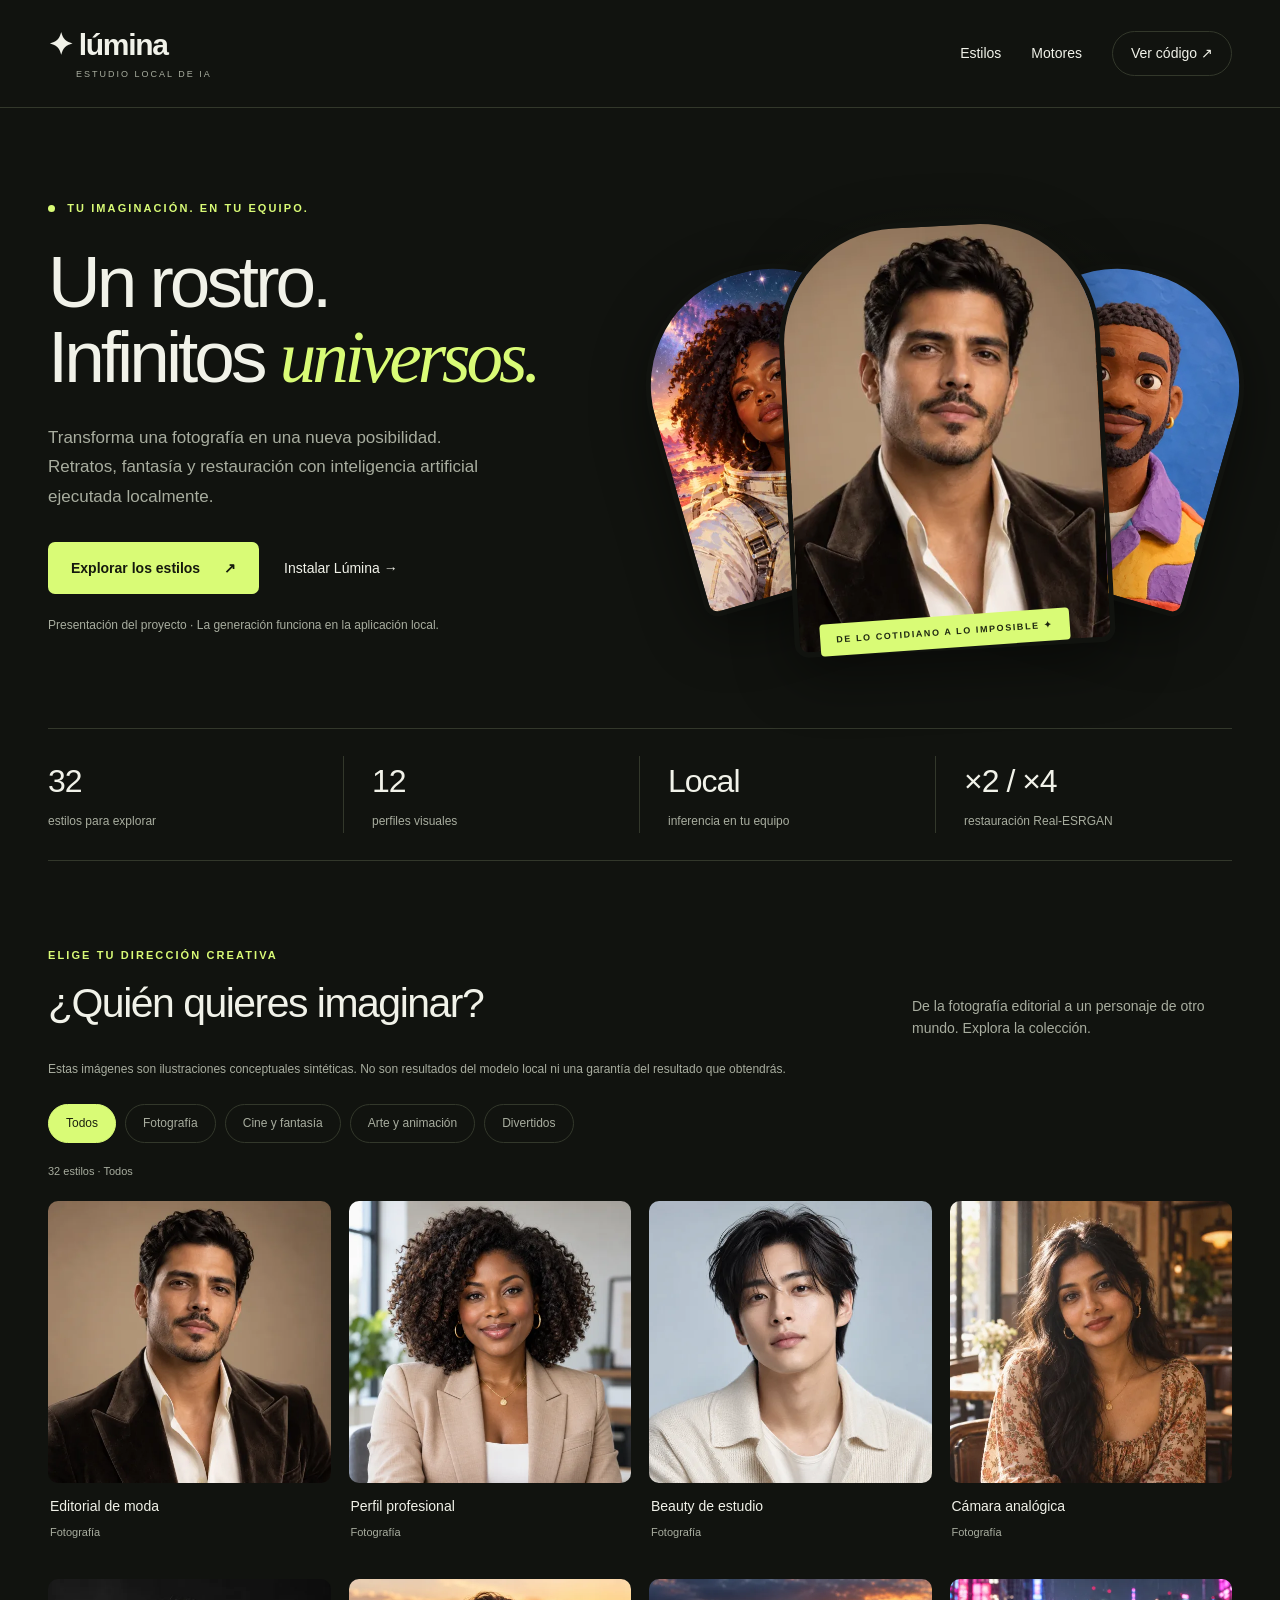
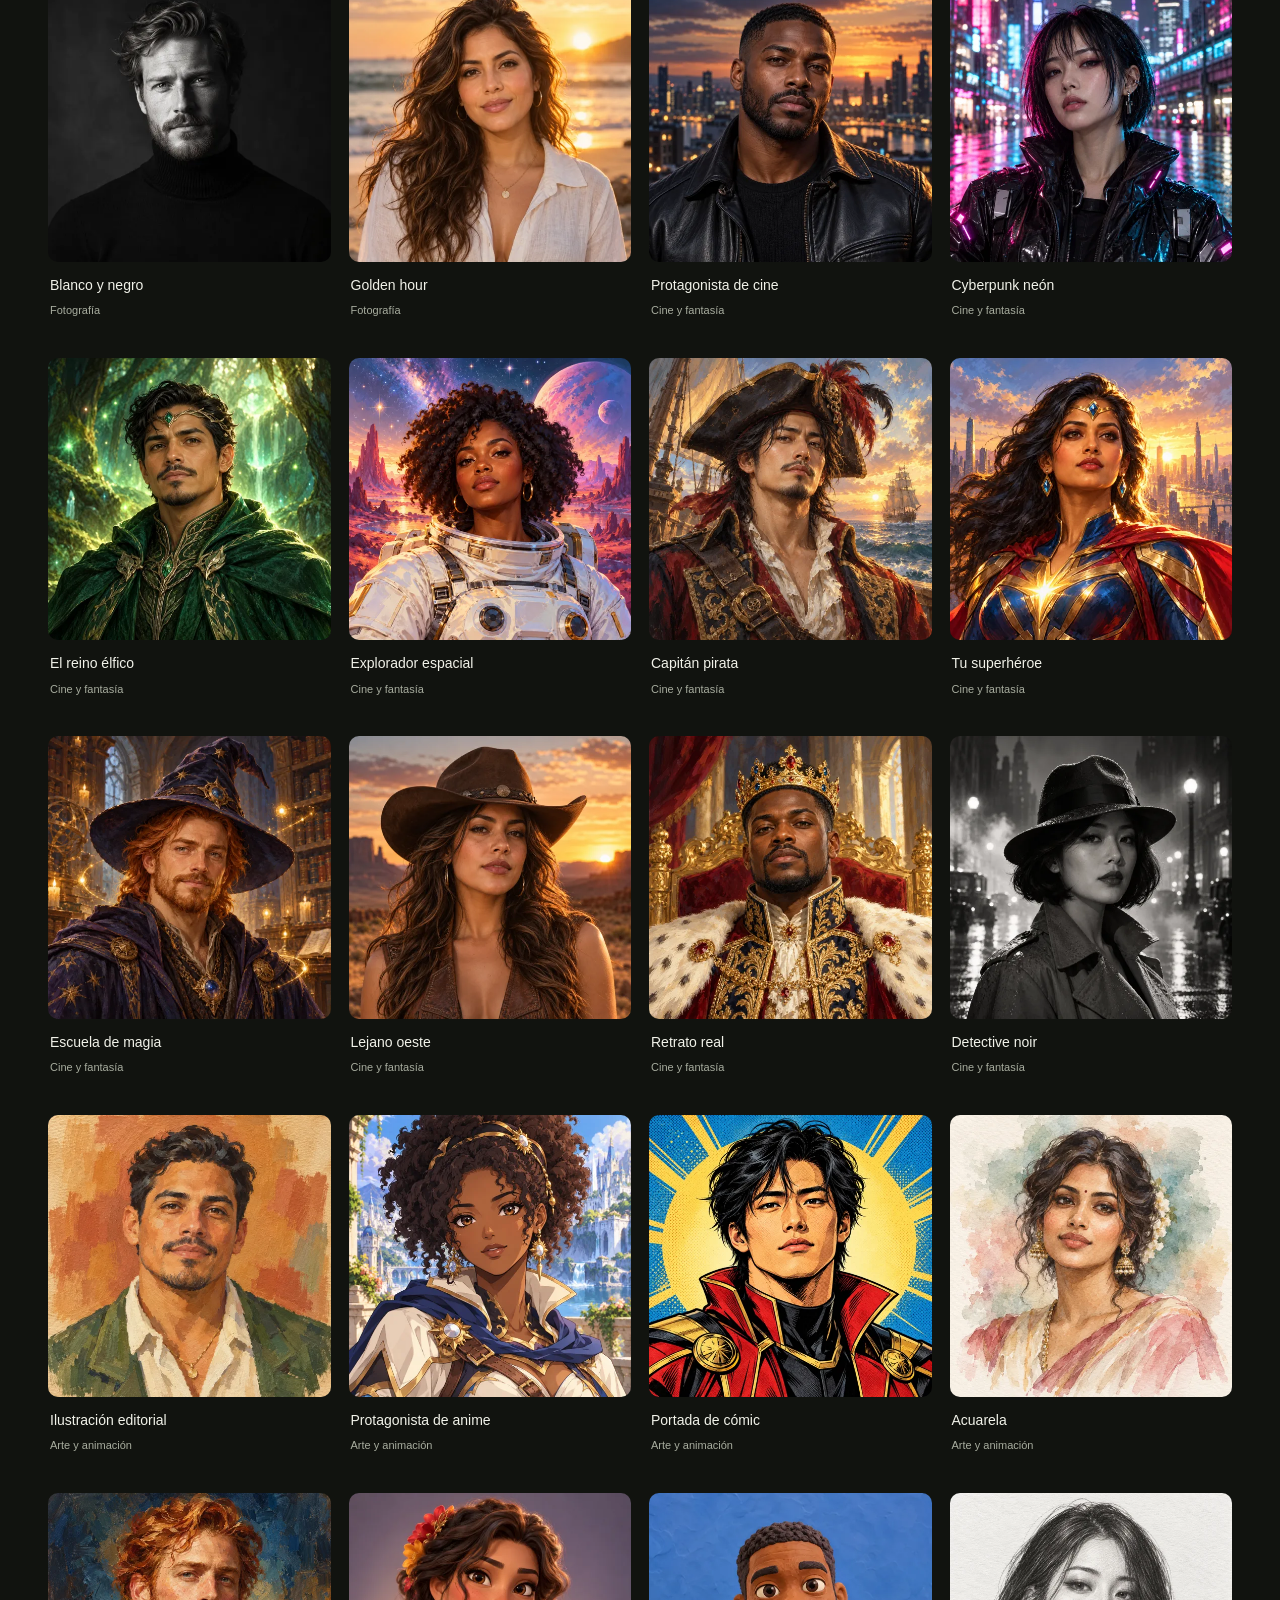
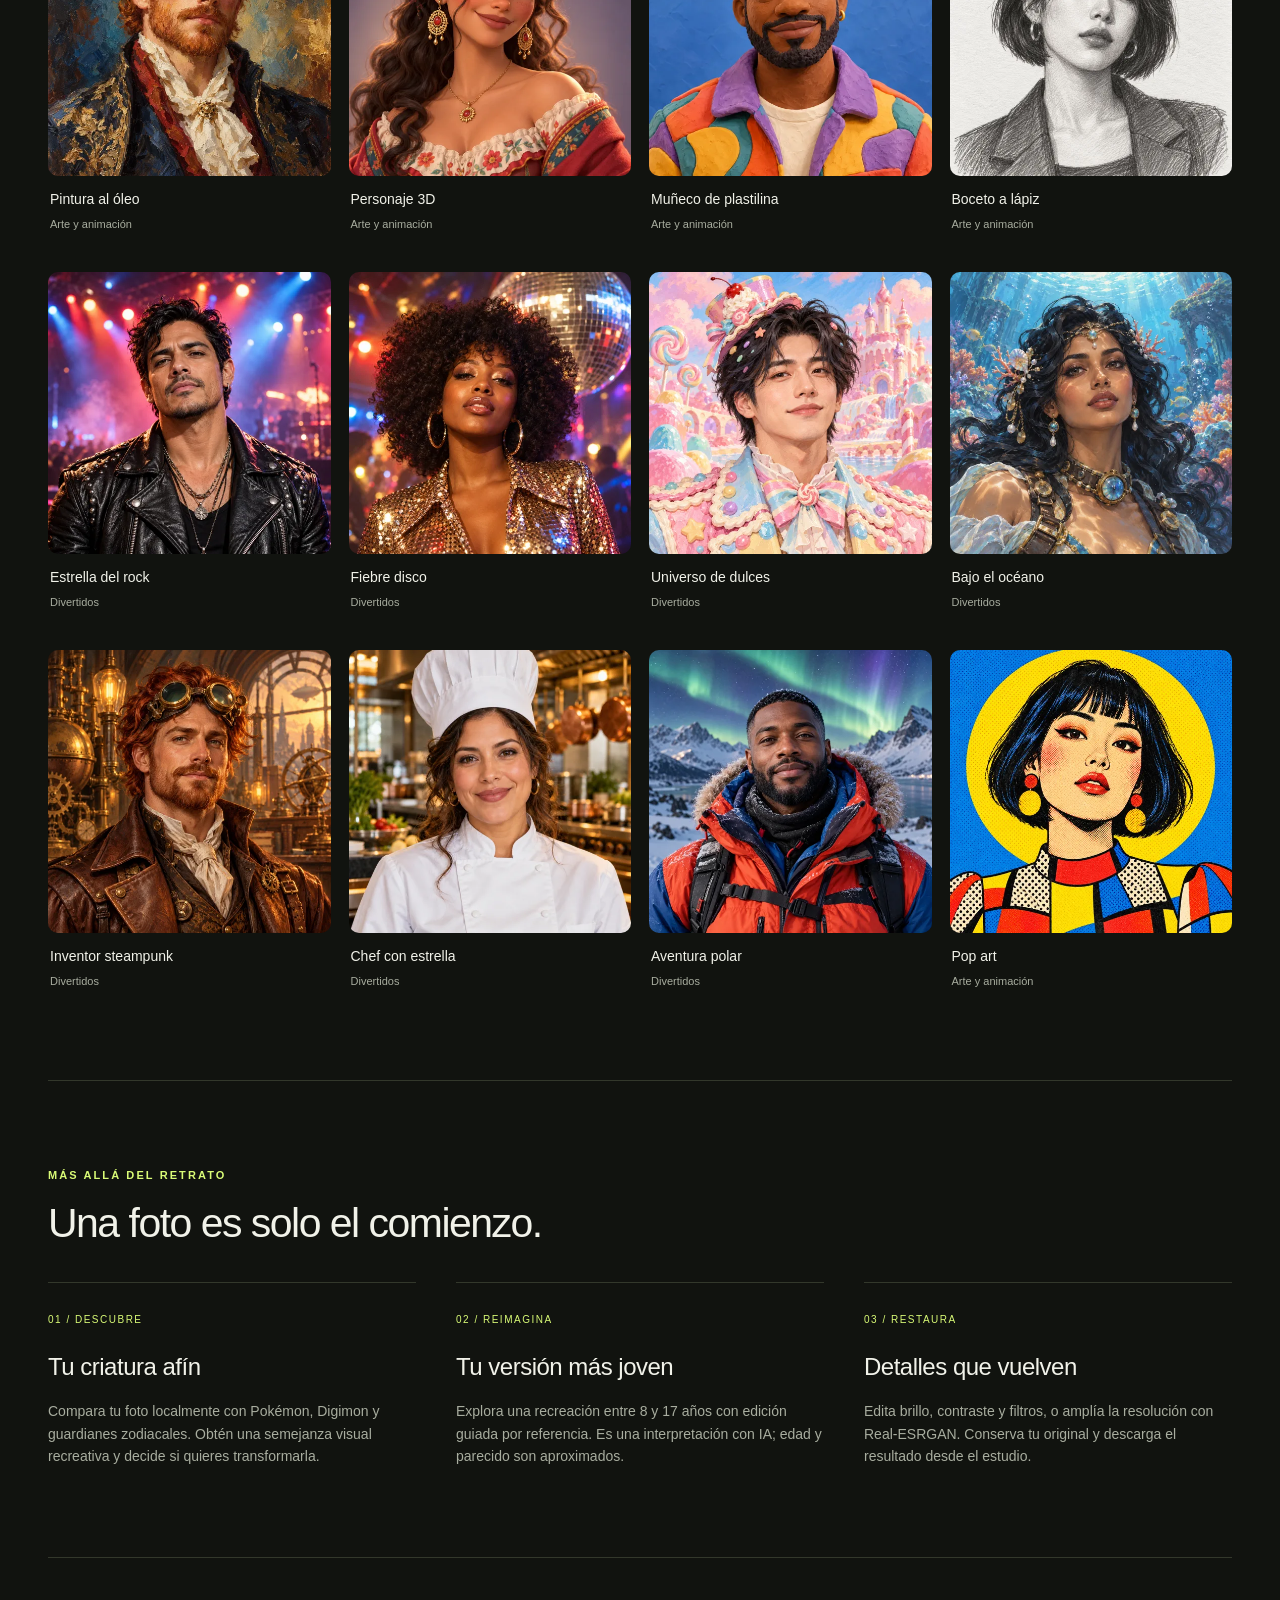
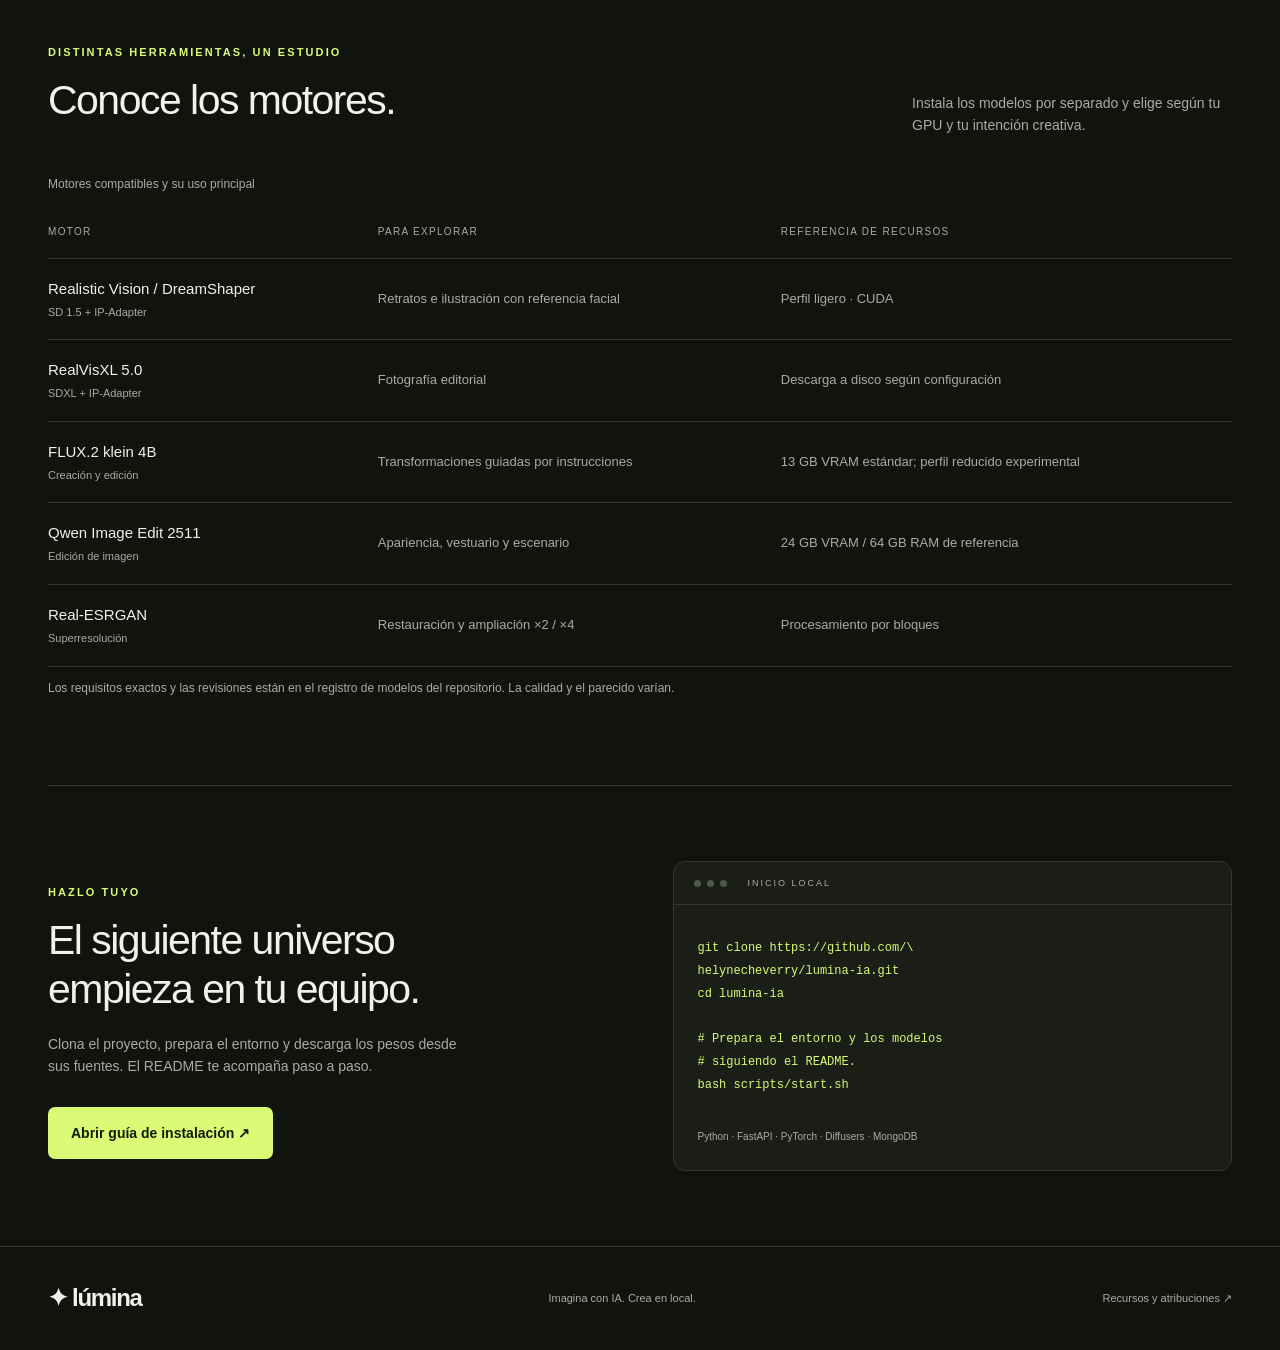
<file: docs/index.html>
<!doctype html>
<html lang="es">
<head><meta charset="utf-8"><meta name="viewport" content="width=device-width, initial-scale=1"><meta name="description" content="Lúmina: estudio local de retratos con inteligencia artificial. Explora 32 estilos, sus motores de generación y el código del proyecto."><meta name="theme-color" content="#11130f"><title>Lúmina — Imagina tu próximo universo</title><link rel="icon" href="data:image/svg+xml,%3Csvg xmlns='http://www.w3.org/2000/svg' viewBox='0 0 64 64'%3E%3Crect width='64' height='64' rx='18' fill='%23d9fb76'/%3E%3Ctext x='13' y='47' font-size='48'%3E✦%3C/text%3E%3C/svg%3E"><link rel="stylesheet" href="style.css"><script src="app.js" defer></script></head>
<body>
<a class="skip" href="#contenido">Ir al contenido</a>
<header><a class="brand" href="#">✦ lúmina<span>ESTUDIO LOCAL DE IA</span></a><nav aria-label="Navegación principal"><a href="#catalogo">Estilos</a><a href="#motores">Motores</a><a class="repo" href="https://github.com/helynecheverry/lumina-ia">Ver código ↗</a></nav></header>
<main id="contenido">
<section class="hero"><div class="hero-copy"><p class="eyebrow"><span class="dot"></span> TU IMAGINACIÓN. EN TU EQUIPO.</p><h1>Un rostro.<br>Infinitos <em>universos.</em></h1><p class="intro">Transforma una fotografía en una nueva posibilidad. Retratos, fantasía y restauración con inteligencia artificial ejecutada localmente.</p><div class="actions"><a class="button" href="#catalogo">Explorar los estilos <span>↗</span></a><a class="text-link" href="#empezar">Instalar Lúmina →</a></div><p class="fine">Presentación del proyecto · La generación funciona en la aplicación local.</p></div><div class="hero-art" aria-label="Tres ilustraciones conceptuales del catálogo"><img class="portrait left" src="assets/astronaut.webp" alt="Concepto de retrato como explorador espacial"><img class="portrait right" src="assets/clay.webp" alt="Concepto de personaje de plastilina"><img class="portrait center" src="assets/editorial.webp" alt="Concepto de retrato editorial"><span class="art-tag">DE LO COTIDIANO A LO IMPOSIBLE ✦</span></div></section>
<div class="facts"><div><strong>32</strong><span>estilos para explorar</span></div><div><strong>12</strong><span>perfiles visuales</span></div><div><strong>Local</strong><span>inferencia en tu equipo</span></div><div><strong>×2 / ×4</strong><span>restauración Real-ESRGAN</span></div></div>
<section id="catalogo" class="catalog"><div class="section-head"><div><p class="eyebrow">ELIGE TU DIRECCIÓN CREATIVA</p><h2>¿Quién quieres imaginar?</h2></div><p>De la fotografía editorial a un personaje de otro mundo. Explora la colección.</p></div><p class="notice">Estas imágenes son ilustraciones conceptuales sintéticas. No son resultados del modelo local ni una garantía del resultado que obtendrás.</p><div id="filters" class="filters" role="group" aria-label="Filtrar estilos"></div><p id="count" class="count" role="status" aria-live="polite"></p><div id="gallery" class="gallery"></div><noscript><p>Activa JavaScript para explorar las 32 ilustraciones del catálogo. Puedes consultar el código y la instalación con los enlaces de esta página.</p></noscript></section>
<section class="possibilities"><p class="eyebrow">MÁS ALLÁ DEL RETRATO</p><h2>Una foto es solo el comienzo.</h2><div class="feature-grid"><article><span>01 / DESCUBRE</span><h3>Tu criatura afín</h3><p>Compara tu foto localmente con Pokémon, Digimon y guardianes zodiacales. Obtén una semejanza visual recreativa y decide si quieres transformarla.</p></article><article><span>02 / REIMAGINA</span><h3>Tu versión más joven</h3><p>Explora una recreación entre 8 y 17 años con edición guiada por referencia. Es una interpretación con IA; edad y parecido son aproximados.</p></article><article><span>03 / RESTAURA</span><h3>Detalles que vuelven</h3><p>Edita brillo, contraste y filtros, o amplía la resolución con Real-ESRGAN. Conserva tu original y descarga el resultado desde el estudio.</p></article></div></section>
<section id="motores"><div class="section-head"><div><p class="eyebrow">DISTINTAS HERRAMIENTAS, UN ESTUDIO</p><h2>Conoce los motores.</h2></div><p>Instala los modelos por separado y elige según tu GPU y tu intención creativa.</p></div><div class="table-wrap"><table><caption>Motores compatibles y su uso principal</caption><thead><tr><th>Motor</th><th>Para explorar</th><th>Referencia de recursos</th></tr></thead><tbody><tr><td>Realistic Vision / DreamShaper<span>SD 1.5 + IP-Adapter</span></td><td>Retratos e ilustración con referencia facial</td><td>Perfil ligero · CUDA</td></tr><tr><td>RealVisXL 5.0<span>SDXL + IP-Adapter</span></td><td>Fotografía editorial</td><td>Descarga a disco según configuración</td></tr><tr><td>FLUX.2 klein 4B<span>Creación y edición</span></td><td>Transformaciones guiadas por instrucciones</td><td>13 GB VRAM estándar; perfil reducido experimental</td></tr><tr><td>Qwen Image Edit 2511<span>Edición de imagen</span></td><td>Apariencia, vestuario y escenario</td><td>24 GB VRAM / 64 GB RAM de referencia</td></tr><tr><td>Real-ESRGAN<span>Superresolución</span></td><td>Restauración y ampliación ×2 / ×4</td><td>Procesamiento por bloques</td></tr></tbody></table></div><p class="fine">Los requisitos exactos y las revisiones están en el registro de modelos del repositorio. La calidad y el parecido varían.</p></section>
<section id="empezar" class="start"><div><p class="eyebrow">HAZLO TUYO</p><h2>El siguiente universo<br>empieza en tu equipo.</h2><p>Clona el proyecto, prepara el entorno y descarga los pesos desde sus fuentes. El README te acompaña paso a paso.</p><a class="button" href="https://github.com/helynecheverry/lumina-ia#instalación-local">Abrir guía de instalación ↗</a></div><div class="terminal"><div><i></i><i></i><i></i><span>INICIO LOCAL</span></div><pre><code>git clone https://github.com/\
helynecheverry/lumina-ia.git
cd lumina-ia

# Prepara el entorno y los modelos
# siguiendo el README.
bash scripts/start.sh</code></pre><p>Python · FastAPI · PyTorch · Diffusers · MongoDB</p></div></section>
</main><footer><a class="brand" href="#">✦ lúmina</a><p>Imagina con IA. Crea en local.</p><a href="https://github.com/helynecheverry/lumina-ia/blob/main/THIRD_PARTY_NOTICES.md">Recursos y atribuciones ↗</a></footer>
<dialog id="detail"><button id="close" class="close" aria-label="Cerrar detalle">✕</button><img id="detail-image" alt=""><div><p class="eyebrow" id="detail-category"></p><h2 id="detail-title"></h2><p>Ilustración conceptual sintética del catálogo. Para crear tu propia imagen con este estilo, instala la aplicación local.</p><a class="text-link" href="https://github.com/helynecheverry/lumina-ia#instalación-local">Ver cómo empezar →</a></div></dialog>
</body></html>
</file>
<file: docs/style.css>
:root{color-scheme:dark;--bg:#11130f;--panel:#1b1e17;--text:#f1f2e9;--muted:#a8ad9f;--lime:#d9fb76;--line:#33382b}*{box-sizing:border-box}html{scroll-behavior:smooth;scroll-padding-top:32px}body{margin:0;background:var(--bg);color:var(--text);font-family:Arial,Helvetica,sans-serif;line-height:1.6}a{color:inherit;text-decoration:none}button{font:inherit;cursor:pointer}a:focus-visible,button:focus-visible{outline:3px solid var(--lime);outline-offset:5px}header,main,footer{max-width:1320px;margin:auto;padding-inline:48px}header{height:108px;display:flex;align-items:center;justify-content:space-between;border-bottom:1px solid var(--line)}.brand{font-size:30px;font-weight:800;letter-spacing:-1.3px;line-height:1.1}.brand span{display:block;color:var(--muted);font-size:9px;letter-spacing:2px;margin:9px 0 0 28px;font-weight:500}nav{display:flex;gap:30px;align-items:center;font-size:14px}nav a:hover,.text-link:hover{color:var(--lime)}.repo{border:1px solid var(--line);padding:10px 18px;border-radius:30px}.hero{display:grid;grid-template-columns:1fr 1fr;min-height:620px;align-items:center;gap:36px;padding-block:70px}.eyebrow{font-size:11px;font-weight:700;letter-spacing:2.1px;color:var(--lime)}.dot{display:inline-block;width:7px;height:7px;background:var(--lime);border-radius:50%;margin-right:7px}h1{font-size:clamp(54px,5.7vw,82px);font-weight:500;line-height:1.03;letter-spacing:-4px;margin:27px 0}h1 em{font-family:Georgia,serif;color:var(--lime);font-weight:400}.intro{color:var(--muted);max-width:450px;font-size:17px;line-height:1.75}.actions{display:flex;gap:25px;align-items:center;flex-wrap:wrap;margin:30px 0 22px}.button{background:var(--lime);color:#15190d;display:inline-block;border-radius:7px;padding:15px 23px;font-size:14px;font-weight:700}.button:hover{background:#e5ffab}.button span{margin-left:20px}.text-link{font-size:14px}.fine{font-size:12px;color:var(--muted)}.hero-art{height:470px;position:relative;isolation:isolate;display:flex;align-items:center;justify-content:center;background:radial-gradient(ellipse,#d9fb7615,transparent 65%)}.portrait{width:56%;aspect-ratio:3/4;object-fit:cover;border-radius:120px 120px 14px 14px;position:absolute;box-shadow:0 18px 60px #0007;border:5px solid var(--bg)}.center{z-index:2;transform:rotate(-3deg);top:38px}.left{width:43%;left:0;transform:rotate(-16deg);top:80px}.right{width:43%;right:0;transform:rotate(16deg);top:80px}.art-tag{position:absolute;bottom:5px;z-index:3;background:var(--lime);color:#1e2711;padding:9px 16px;border-radius:4px;font-size:9px;letter-spacing:1.6px;transform:rotate(-4deg);font-weight:bold}.facts{display:grid;grid-template-columns:repeat(4,1fr);border-block:1px solid var(--line);padding:27px 0}.facts>div{padding:0 28px;border-right:1px solid var(--line)}.facts>div:first-child{padding-left:0}.facts>div:last-child{border:0}.facts strong{display:block;font-size:32px;font-weight:500;letter-spacing:-1px}.facts span{font-size:12px;color:var(--muted)}section:not(.hero){padding-block:75px}.section-head{display:flex;justify-content:space-between;gap:40px;align-items:end}.section-head>p{max-width:320px;color:var(--muted);font-size:14px;margin-bottom:8px}h2{font-size:clamp(29px,3.2vw,43px);line-height:1.18;letter-spacing:-1.5px;font-weight:500;margin:15px 0 20px}.notice{font-size:12px;color:var(--muted);max-width:760px;margin:12px 0 25px}.filters{display:flex;flex-wrap:wrap;gap:9px}.filters button{border:1px solid var(--line);border-radius:30px;background:transparent;color:var(--muted);font-size:12px;padding:9px 17px}.filters button[aria-pressed=true]{background:var(--lime);color:#1b210f;border-color:var(--lime)}.count{color:var(--muted);font-size:11px;margin-block:20px}.gallery{display:grid;grid-template-columns:repeat(4,1fr);gap:24px 18px}.card{background:none;border:0;padding:0;text-align:left;color:var(--text);min-width:0}.card img{display:block;width:100%;height:auto;aspect-ratio:1;object-fit:cover;border-radius:10px;transition:transform .2s,filter .2s}.card:hover img{transform:translateY(-4px);filter:brightness(1.1)}.card span{display:block;padding:12px 2px}.card strong{display:block;font-size:14px;font-weight:500}.card small{color:var(--muted);font-size:11px}.possibilities{border-block:1px solid var(--line)}.feature-grid{display:grid;grid-template-columns:repeat(3,1fr);gap:40px;margin-top:35px}.feature-grid article{border-top:1px solid var(--line);padding-top:22px}.feature-grid span{font-size:10px;letter-spacing:1.5px;color:var(--lime)}h3{font-size:24px;font-weight:500;letter-spacing:-.5px;margin:17px 0 12px}.feature-grid p{color:var(--muted);font-size:14px}.table-wrap{overflow:auto;margin-top:30px}table{width:100%;border-collapse:collapse;text-align:left;font-size:13px}caption{text-align:left;font-size:12px;color:var(--muted);padding-bottom:12px}th{font-size:10px;text-transform:uppercase;letter-spacing:1.3px;color:var(--muted);font-weight:500}td,th{padding:18px 15px;border-bottom:1px solid var(--line)}td:first-child,th:first-child{padding-left:0}td:first-child{font-size:15px}td span{display:block;color:var(--muted);font-size:11px;margin-top:3px}td:not(:first-child){color:var(--muted)}.start{display:grid;grid-template-columns:1fr 1fr;gap:65px;align-items:center;border-top:1px solid var(--line)}.start p:not(.eyebrow){color:var(--muted);font-size:14px;max-width:430px}.start .button{margin-top:15px}.terminal{background:#1a1e16;border:1px solid var(--line);border-radius:12px;overflow:hidden}.terminal>div{border-bottom:1px solid var(--line);padding:14px 20px;display:flex;align-items:center;gap:6px}.terminal i{height:7px;width:7px;display:block;border-radius:50%;background:#505747}.terminal>div span{font-size:9px;letter-spacing:2px;color:var(--muted);margin-left:15px}pre{padding:20px 24px;white-space:pre-wrap;overflow-wrap:anywhere;color:var(--lime);font-size:12px;line-height:1.9}.terminal p{padding:0 24px 15px;font-size:10px!important}footer{display:flex;align-items:center;justify-content:space-between;gap:20px;border-top:1px solid var(--line);padding-block:32px}footer p,footer>a:last-child{font-size:11px;color:var(--muted)}footer .brand{font-size:24px}dialog{padding:0;border:1px solid var(--line);border-radius:14px;background:var(--panel);color:var(--text);width:min(780px,92vw);max-height:90vh;overflow:auto}dialog[open]{display:grid;grid-template-columns:1fr 1fr}dialog::backdrop{background:#000c}dialog img{width:100%;height:100%;object-fit:cover;min-height:340px}dialog>div{padding:40px 25px}dialog h2{font-size:30px}dialog p:not(.eyebrow){font-size:14px;color:var(--muted)}.close{position:absolute;right:10px;top:10px;border:1px solid var(--line);border-radius:50%;width:34px;height:34px;background:var(--bg);color:var(--text)}.skip{position:absolute;top:-80px;background:var(--lime);color:#111;padding:10px;z-index:10}.skip:focus{top:10px}@media(min-width:1500px){.hero-art{height:500px}}@media(max-width:900px){header,main,footer{padding-inline:25px}.hero{gap:12px;min-height:530px}.hero-art{height:360px}h1{font-size:60px}.gallery{grid-template-columns:repeat(3,1fr)}.section-head{gap:25px}.start{gap:30px}.feature-grid{gap:22px}.facts>div{padding-inline:15px}}@media(max-width:600px){header,main,footer{padding-inline:20px}header{height:85px}.brand{font-size:26px}.brand span{font-size:7px;letter-spacing:1px}nav{gap:16px;font-size:12px}nav>a:first-child{display:none}.repo{padding:8px 12px}.hero{grid-template-columns:1fr;padding-block:40px 25px;gap:0}.hero-copy{position:relative;z-index:4}h1{font-size:62px;letter-spacing:-3px}.intro{font-size:15px}.hero-art{height:370px;margin-top:15px;max-width:400px;width:100%;justify-self:center}.center{top:10px}.left,.right{top:50px}.art-tag{bottom:25px}.facts{grid-template-columns:1fr 1fr;gap:20px}.facts>div{padding-left:0;border:0}.facts strong{font-size:29px}.section-head{display:block}.section-head>p{max-width:none}.gallery{grid-template-columns:repeat(2,1fr);gap:15px 12px}.card strong{font-size:12px}.card small{font-size:10px}.filters{gap:7px}.filters button{padding:8px 11px;font-size:11px}section:not(.hero){padding-block:45px}.feature-grid,.start{grid-template-columns:1fr;gap:22px}.feature-grid h3{font-size:24px}.feature-grid article{padding-top:18px}.table-wrap{margin-top:20px}table{min-width:620px}footer{flex-wrap:wrap}footer p{display:none}dialog[open]{grid-template-columns:1fr}dialog img{max-height:320px;min-height:0;object-fit:contain}dialog>div{padding:22px}dialog h2{font-size:25px}}@media(prefers-reduced-motion:reduce){html{scroll-behavior:auto}*{transition:none!important}}
@media(max-width:600px){.portrait.left{left:10px}.portrait.right{right:10px}}
</file>
